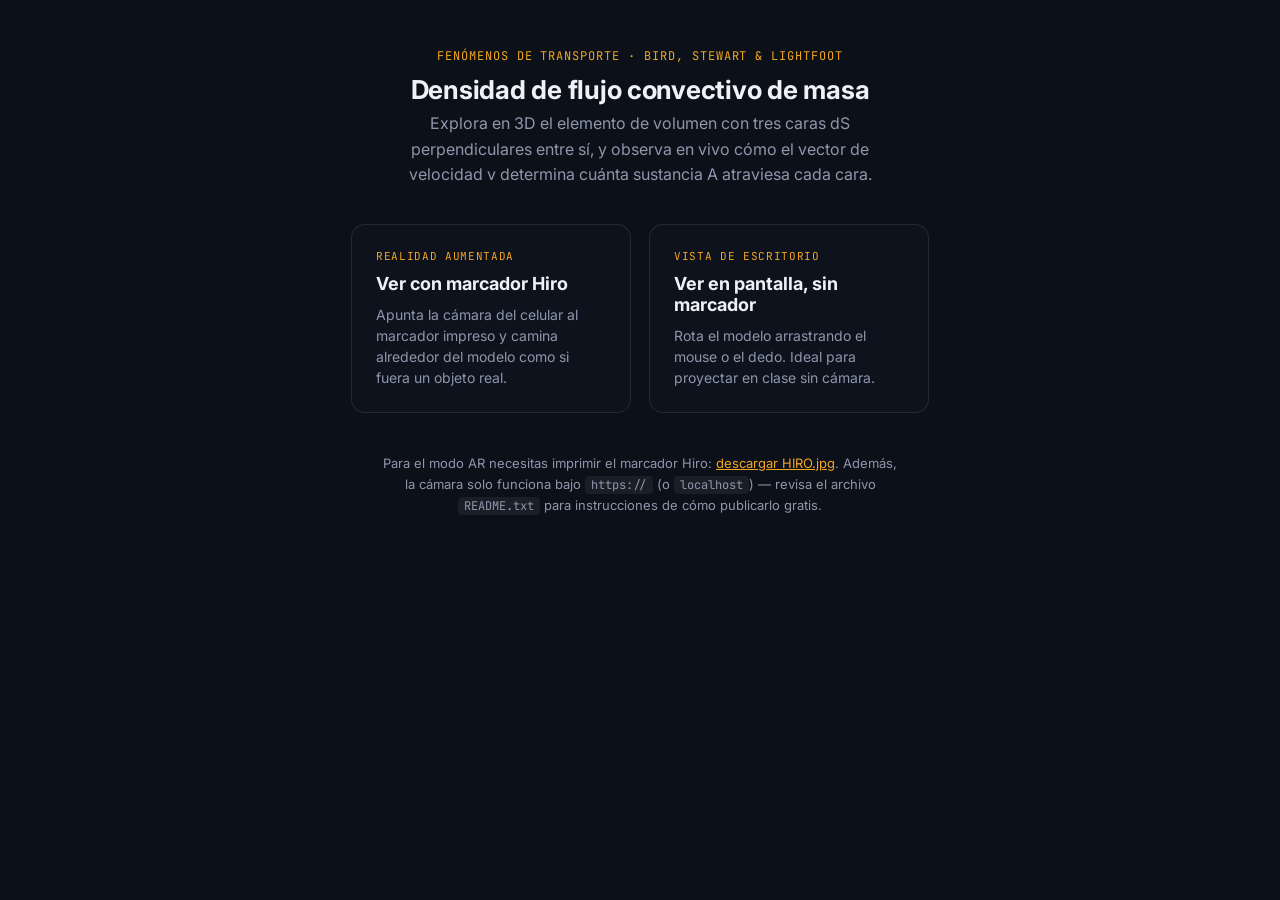
<file: index.html>
<!DOCTYPE html>
<html lang="es">
<head>
<meta charset="utf-8">
<meta name="viewport" content="width=device-width, initial-scale=1">
<title>Flujo convectivo de materia — modelo 3D</title>
<link rel="stylesheet" href="style.css">
</head>
<body>
<div class="landing">
  <div class="eyebrow">Fenómenos de transporte &middot; Bird, Stewart &amp; Lightfoot</div>
  <h1>Densidad de flujo convectivo de masa</h1>
  <p class="lead">
    Explora en 3D el elemento de volumen con tres caras dS perpendiculares entre sí,
    y observa en vivo cómo el vector de velocidad v determina cuánta sustancia A
    atraviesa cada cara.
  </p>

  <div class="cards">
    <a class="card" href="ar.html">
      <span class="tag">Realidad aumentada</span>
      <h2>Ver con marcador Hiro</h2>
      <p>Apunta la cámara del celular al marcador impreso y camina alrededor del modelo como si fuera un objeto real.</p>
    </a>
    <a class="card" href="viewer.html">
      <span class="tag">Vista de escritorio</span>
      <h2>Ver en pantalla, sin marcador</h2>
      <p>Rota el modelo arrastrando el mouse o el dedo. Ideal para proyectar en clase sin cámara.</p>
    </a>
  </div>

  <p class="footnote">
    Para el modo AR necesitas imprimir el marcador Hiro:
    <a href="https://raw.githubusercontent.com/AR-js-org/AR.js/master/data/images/HIRO.jpg" target="_blank" rel="noopener">descargar HIRO.jpg</a>.
    Además, la cámara solo funciona bajo <code>https://</code> (o <code>localhost</code>) —
    revisa el archivo <code>README.txt</code> para instrucciones de cómo publicarlo gratis.
  </p>
</div>
</body>
</html>
</file>
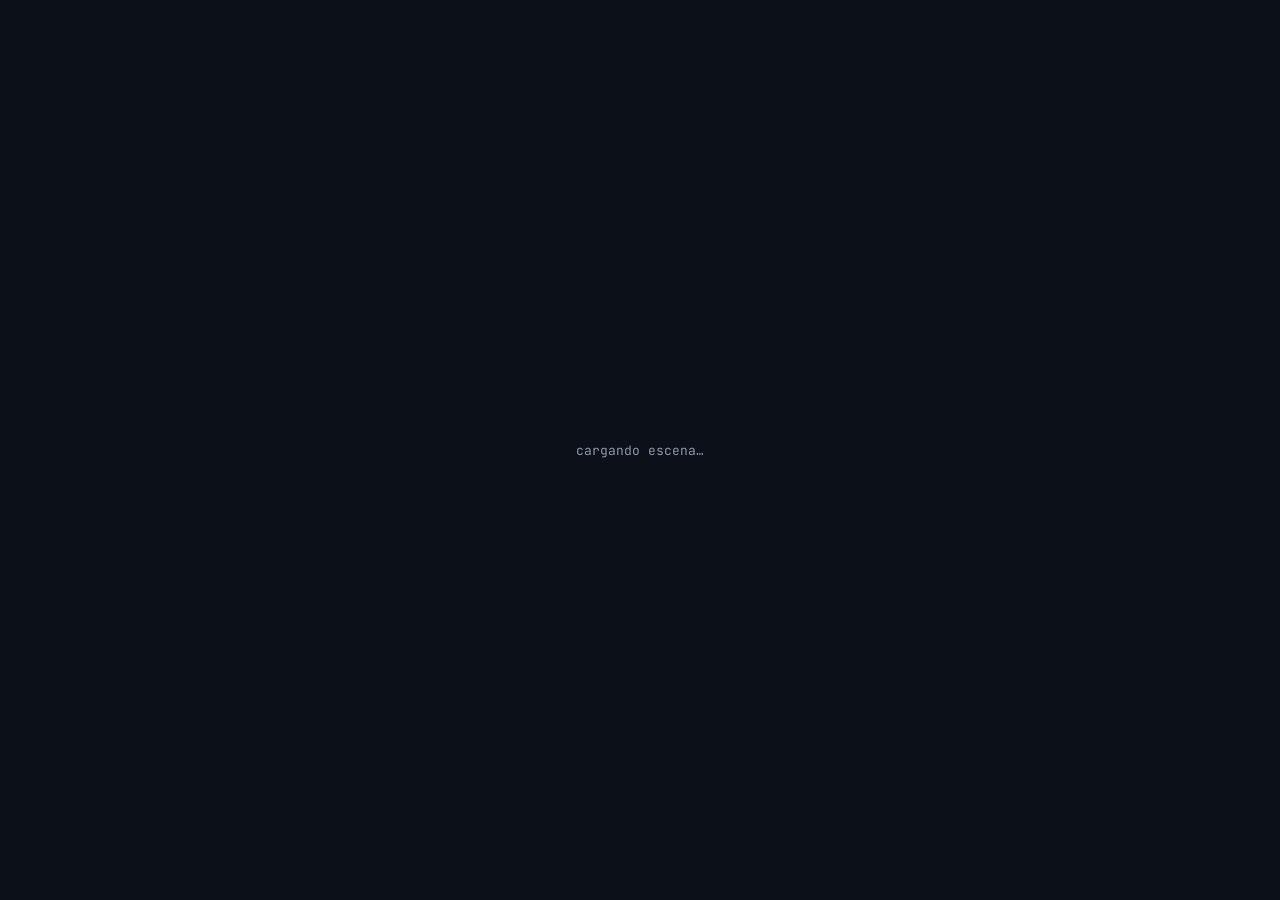
<file: viewer.html>
<!DOCTYPE html>
<html lang="es">
<head>
<meta charset="utf-8">
<meta name="viewport" content="width=device-width, initial-scale=1, viewport-fit=cover">
<title>Flujo convectivo — vista 3D</title>
<link rel="stylesheet" href="style.css">
<script src="https://aframe.io/releases/1.6.0/aframe.min.js"></script>
</head>
<body>

<div class="loading">cargando escena…</div>

<div class="topbar">
  <a class="back" href="index.html">&larr; inicio</a>
  <div class="hint">arrastra con 1 dedo para rotar &middot; pellizca (o rueda del mouse) para zoom</div>
</div>

<a-scene vr-mode-ui="enabled: false" background="color:#0c1018">

  <a-entity id="rig" position="-0.5 -0.5 -0.5">

    <a-sphere id="punto-p" radius="0.03" position="0 0 0"
      material="color:#eef1f6; shader:flat"></a-sphere>

    <a-box id="cara-x" width="0.012" height="1" depth="1" position="0 0.5 0.5"
      material="color:#2dd4bf; opacity:0.32; transparent:true; shader:flat; side:double"></a-box>
    <a-box id="cara-y" width="1" height="0.012" depth="1" position="0.5 0 0.5"
      material="color:#e2794f; opacity:0.32; transparent:true; shader:flat; side:double"></a-box>
    <a-box id="cara-z" width="1" height="1" depth="0.012" position="0.5 0.5 0"
      material="color:#8b7fe8; opacity:0.32; transparent:true; shader:flat; side:double"></a-box>

    <a-entity line="start:0 0 0.5; end:1.35 0 0.5; color:#8891a3; opacity:0.6"></a-entity>
    <a-entity line="start:0.5 0 0; end:0.5 0 1.35; color:#8891a3; opacity:0.6"></a-entity>
    <a-entity line="start:0.5 0 0.5; end:0.5 1.35 0.5; color:#8891a3; opacity:0.6"></a-entity>
    <a-text value="x" position="1.42 0 0.5" align="center" color="#8891a3" scale="0.6 0.6 0.6"></a-text>
    <a-text value="z" position="0.5 0 1.42" align="center" color="#8891a3" scale="0.6 0.6 0.6"></a-text>
    <a-text value="y" position="0.5 1.42 0.5" align="center" color="#8891a3" scale="0.6 0.6 0.6"></a-text>

    <a-entity id="proj-x" position="0 0 0"
      line="start:0 0 0; end:0 0 0; color:#2dd4bf; opacity:0.55"></a-entity>
    <a-entity id="proj-y" position="0 0 0"
      line="start:0 0 0; end:0 0 0; color:#e2794f; opacity:0.55"></a-entity>
    <a-entity id="proj-z" position="0 0 0"
      line="start:0 0 0; end:0 0 0; color:#8b7fe8; opacity:0.55"></a-entity>

    <a-entity id="vector-v" position="0 0 0">
      <a-cylinder class="v-shaft" radius="0.014" height="0.5" position="0 0.25 0"
        material="color:#f2a623; shader:flat"></a-cylinder>
      <a-cone class="v-head" radius-bottom="0.04" radius-top="0" height="0.09" position="0 0.5 0"
        material="color:#f2a623; shader:flat"></a-cone>
    </a-entity>

  </a-entity>

  <a-light type="ambient" color="#ffffff" intensity="0.9"></a-light>
  <a-entity id="camara-libre" camera="fov:50" position="2.2 1.6 2.1" look-at="#rig"></a-entity>
</a-scene>

<div class="panel">
  <div class="sliders">
    <div class="slider-group">
      <label><span class="sym">v<sub>x</sub></span><span class="val" id="val-vx">0.60</span></label>
      <input type="range" id="slider-vx" min="-1" max="1" step="0.01" value="0.6">
    </div>
    <div class="slider-group">
      <label><span class="sym">v<sub>y</sub></span><span class="val" id="val-vy">0.40</span></label>
      <input type="range" id="slider-vy" min="-1" max="1" step="0.01" value="0.4">
    </div>
    <div class="slider-group">
      <label><span class="sym">v<sub>z</sub></span><span class="val" id="val-vz">0.80</span></label>
      <input type="range" id="slider-vz" min="-1" max="1" step="0.01" value="0.8">
    </div>
    <div class="slider-group">
      <label><span class="sym">&rho;<sub>A</sub></span><span class="val" id="val-rho">1.00</span></label>
      <input type="range" id="slider-rho" min="0" max="2" step="0.01" value="1">
    </div>
  </div>
  <div class="readout">
    <div class="formula">
      j<sub>A</sub><span class="badge-x">(c)</span> = &rho;<sub>A</sub>(v<sub>x</sub>&delta;<sub>x</sub> + v<sub>y</sub>&delta;<sub>y</sub> + v<sub>z</sub>&delta;<sub>z</sub>)
    </div>
    <div class="value">
      j<sub>x</sub>=<span id="val-jx">0.60</span>&nbsp;
      j<sub>y</sub>=<span id="val-jy">0.40</span>&nbsp;
      j<sub>z</sub>=<span id="val-jz">0.80</span>&nbsp;
      |j|=<span id="val-jmag">1.08</span>
    </div>
  </div>
</div>

<script src="app.js"></script>
</body>
</html>
</file>
<file: style.css>
@import url('https://fonts.googleapis.com/css2?family=Inter:wght@400;500;700&family=JetBrains+Mono:wght@400;600&display=swap');

:root{
  --bg: #0c1018;
  --panel: rgba(14, 19, 30, 0.86);
  --border: rgba(255,255,255,0.09);
  --text: #eef1f6;
  --text-dim: #8d97ac;
  --amber: #f2a623;
  --teal: #2dd4bf;
  --coral: #e2794f;
  --violet: #8b7fe8;
}

*{ box-sizing:border-box; }

html,body{
  margin:0; padding:0; width:100%; height:100%;
  background:var(--bg);
  font-family:'Inter',system-ui,sans-serif;
  color:var(--text);
  overflow:hidden;
}

/* El contenedor de la escena 3D en el modo AR (embedded) necesita un tamano
   explicito; sin esto puede quedar reducido a un rectangulo diminuto. */
a-scene[embedded]{
  position:fixed !important;
  top:0; left:0;
  width:100vw !important;
  height:100vh !important;
  display:block;
}

a{ color:var(--amber); }

/* ---------- Landing (index.html) ---------- */
.landing{
  height:100%; width:100%; overflow-y:auto;
  display:flex; flex-direction:column; align-items:center;
  padding:48px 20px 80px;
}
.landing h1{
  font-size:26px; font-weight:700; margin:0 0 6px;
  letter-spacing:-0.01em;
}
.landing .eyebrow{
  font-family:'JetBrains Mono',monospace;
  font-size:12px; color:var(--amber); letter-spacing:0.08em;
  text-transform:uppercase; margin-bottom:10px;
}
.landing p.lead{
  color:var(--text-dim); max-width:520px; text-align:center;
  line-height:1.6; margin:0 0 36px;
}
.cards{
  display:flex; gap:18px; flex-wrap:wrap; justify-content:center;
  max-width:760px;
}
.card{
  background:var(--panel); border:1px solid var(--border); border-radius:14px;
  padding:24px; width:280px; text-decoration:none; color:var(--text);
  display:flex; flex-direction:column; gap:10px;
  transition:border-color .15s ease, transform .15s ease;
}
.card:hover{ border-color:var(--amber); transform:translateY(-2px); }
.card .tag{
  font-family:'JetBrains Mono',monospace; font-size:11px; color:var(--amber);
  text-transform:uppercase; letter-spacing:0.06em;
}
.card h2{ font-size:18px; margin:0; font-weight:700; }
.card p{ font-size:14px; color:var(--text-dim); line-height:1.5; margin:0; }
.footnote{
  margin-top:40px; font-size:13px; color:var(--text-dim); text-align:center; max-width:520px;
  line-height:1.6;
}
.footnote code{
  font-family:'JetBrains Mono',monospace; background:rgba(255,255,255,0.06);
  padding:1px 6px; border-radius:4px; font-size:12px;
}

/* ---------- Escena (ar.html / viewer.html) ---------- */
.topbar{
  position:fixed; top:0; left:0; right:0; z-index:20;
  display:flex; align-items:center; justify-content:space-between;
  padding:10px 16px; pointer-events:none;
}
.topbar .back{
  pointer-events:auto;
  background:var(--panel); border:1px solid var(--border); border-radius:8px;
  color:var(--text); font-size:13px; padding:8px 12px; text-decoration:none;
  font-family:'Inter',sans-serif;
}
.topbar .hint{
  pointer-events:auto;
  background:var(--panel); border:1px solid var(--border); border-radius:8px;
  color:var(--text-dim); font-size:12px; padding:8px 12px;
  max-width:220px; text-align:right; line-height:1.4;
}

.panel{
  position:fixed; left:0; right:0; bottom:0; z-index:20;
  background:var(--panel); border-top:1px solid var(--border);
  backdrop-filter: blur(10px);
  padding:14px 16px calc(14px + env(safe-area-inset-bottom));
  display:flex; flex-direction:column; gap:10px;
}
.sliders{
  display:grid; grid-template-columns:repeat(4, 1fr); gap:14px;
}
@media (max-width:560px){
  .sliders{ grid-template-columns:repeat(2, 1fr); }
}
.slider-group label{
  display:flex; justify-content:space-between; align-items:baseline;
  font-size:12px; color:var(--text-dim); margin-bottom:4px;
}
.slider-group label .sym{ color:var(--text); font-weight:500; }
.slider-group label .val{
  font-family:'JetBrains Mono',monospace; font-size:12px;
}
input[type=range]{
  width:100%; accent-color:var(--amber); height:4px;
}
.readout{
  display:flex; align-items:center; justify-content:space-between;
  border-top:1px solid var(--border); padding-top:10px; flex-wrap:wrap; gap:8px;
}
.readout .formula{
  font-family:'JetBrains Mono',monospace; font-size:13px; color:var(--text-dim);
}
.readout .value{
  font-family:'JetBrains Mono',monospace; font-size:15px; font-weight:600; color:var(--teal);
}
.badge-x{ color:var(--teal); }
.badge-y{ color:var(--coral); }
.badge-z{ color:var(--violet); }

.loading{
  position:fixed; inset:0; z-index:50; background:var(--bg);
  display:flex; align-items:center; justify-content:center;
  color:var(--text-dim); font-size:13px; font-family:'JetBrains Mono',monospace;
}

/* Asegurar que el video de la camara (inyectado por AR.js) sea visible. */
video{
  display:block !important;
  opacity:1 !important;
}
</file>
